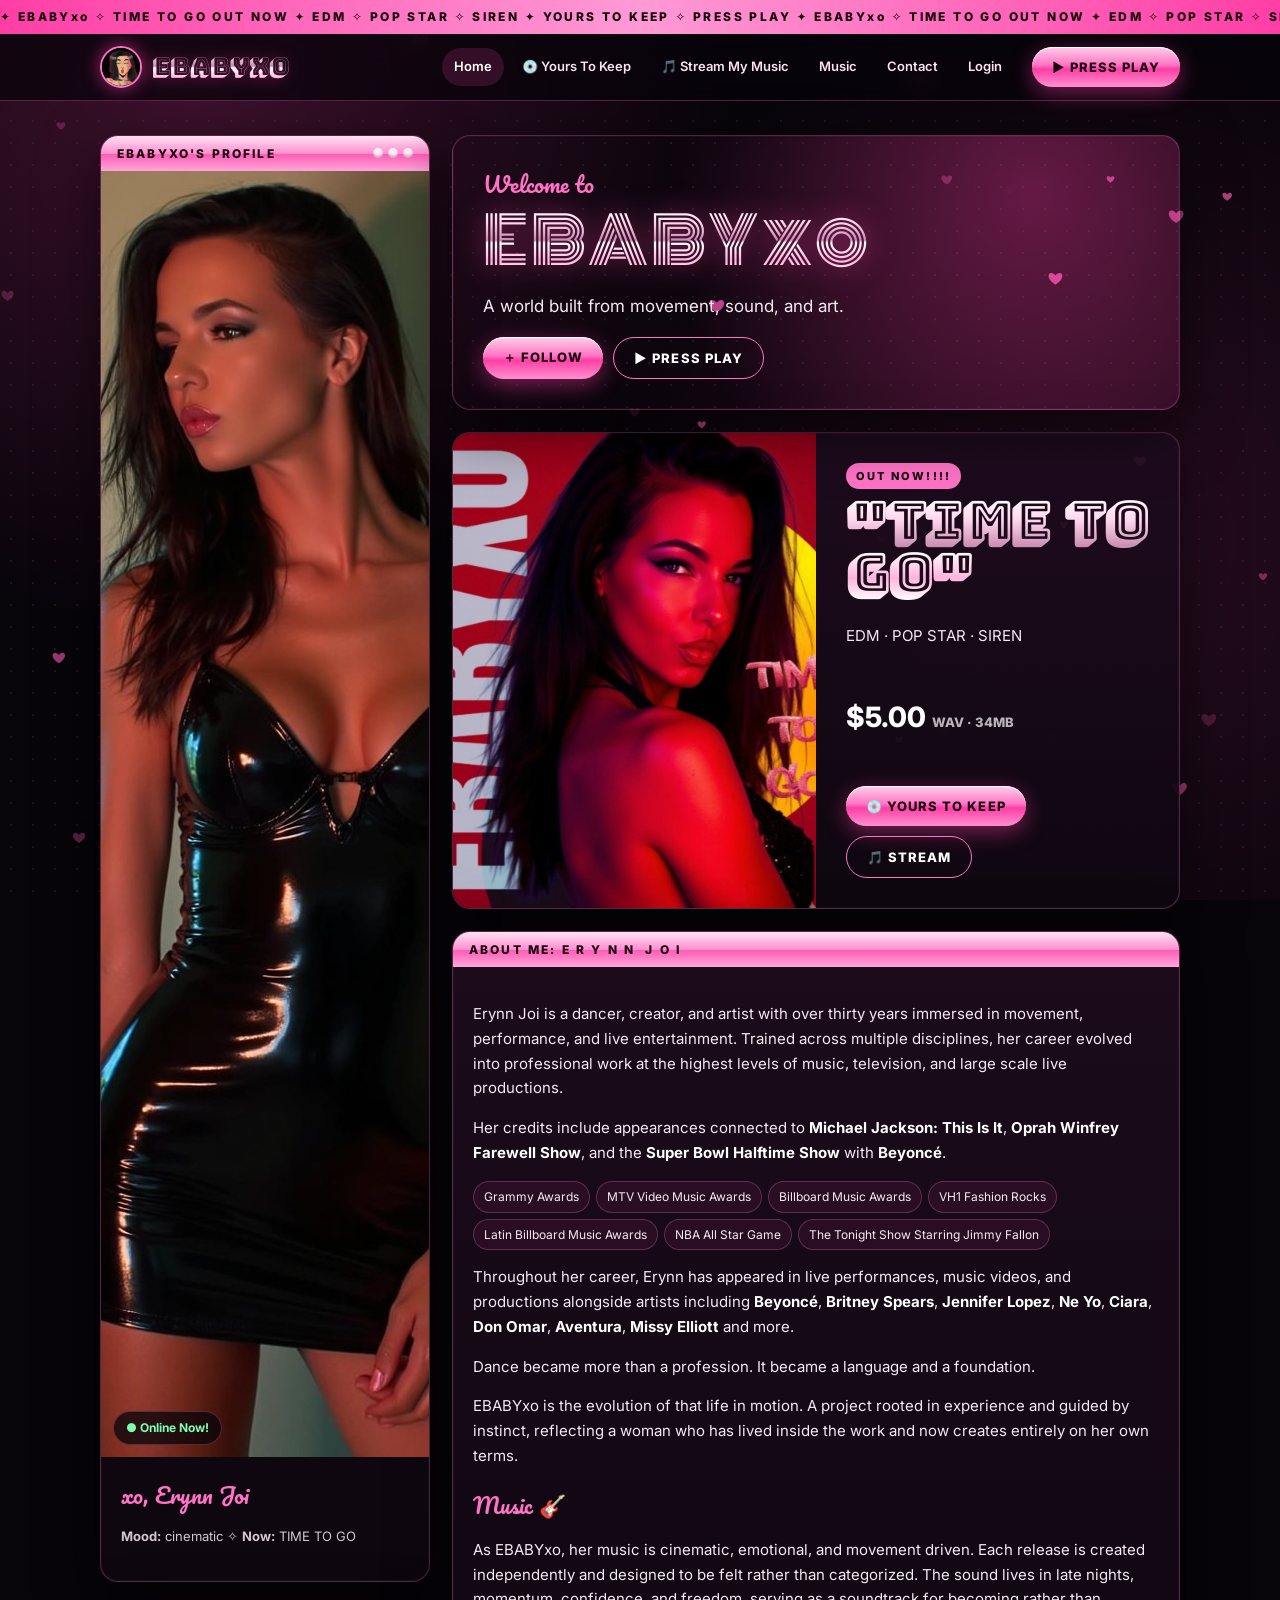
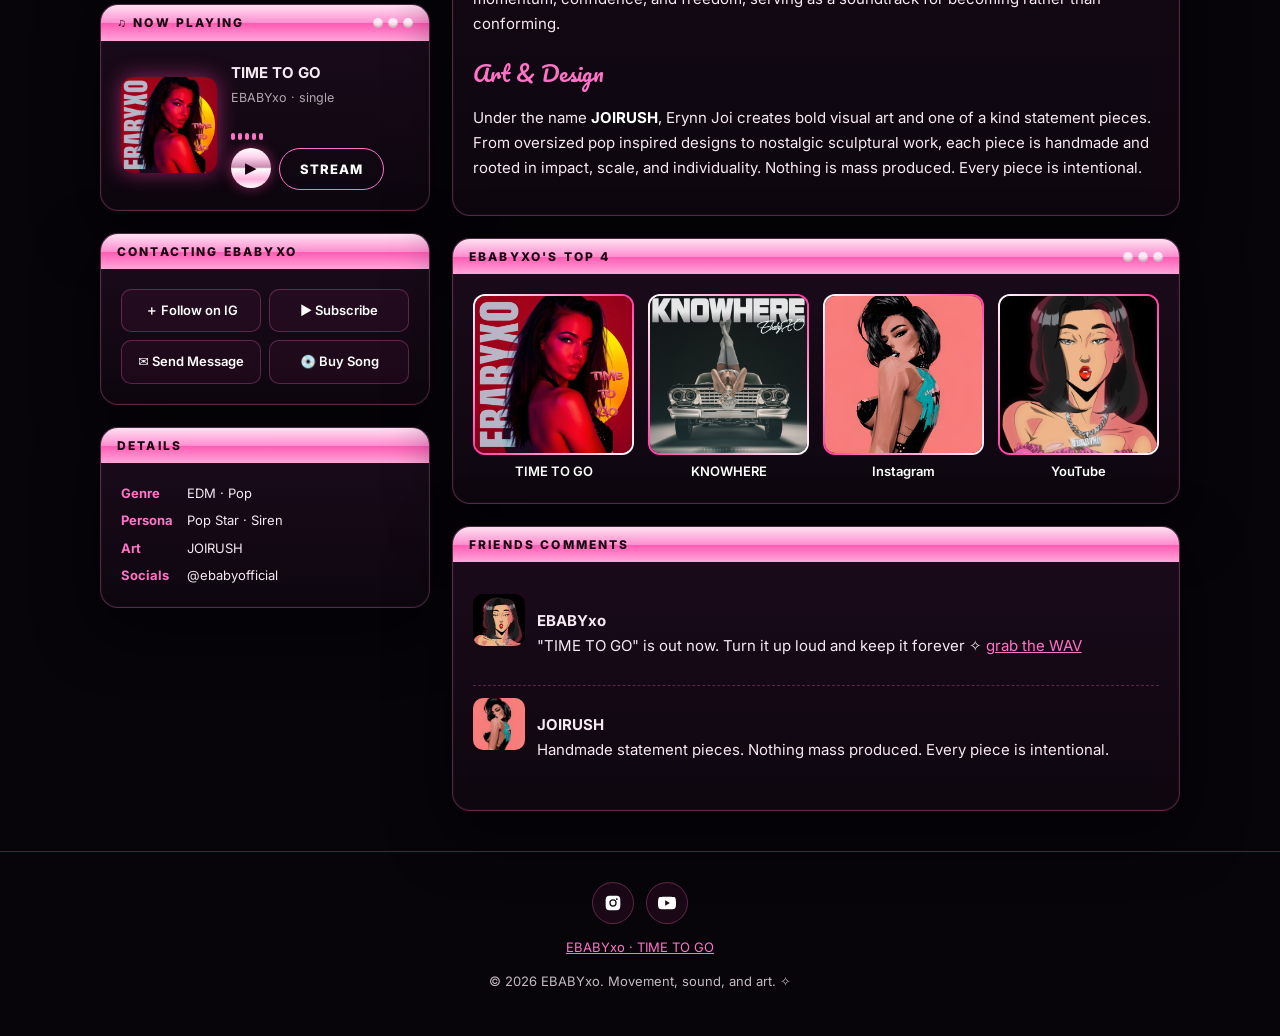
<file: index.html>
<!doctype html><html lang="en"><head><meta charset="utf-8"><meta name="viewport" content="width=device-width,initial-scale=1">
<title>EBABYxo · Erynn Joi</title><meta name="description" content="EBABYxo: a world built from movement, sound, and art. TIME TO GO out now."><meta property="og:title" content="EBABYxo · Erynn Joi"><meta property="og:description" content="EBABYxo: a world built from movement, sound, and art. TIME TO GO out now."><meta property="og:image" content="assets/img/time-to-go-cover.jpg">
<meta name="theme-color" content="#07040a"><link rel="icon" href="assets/img/logo-avatar.png"><link rel="preconnect" href="https://fonts.googleapis.com"><link rel="preconnect" href="https://fonts.gstatic.com" crossorigin><link rel="stylesheet" href="assets/css/style.css"></head>
<body><a class="skip" href="#main">Skip to content</a><canvas id="sparkles" aria-hidden="true"></canvas>
<div class="ticker" aria-hidden="true"><span>✦ EBABYxo ✧ TIME TO GO OUT NOW ✦ EDM ✧ POP STAR ✧ SIREN ✦ YOURS TO KEEP ✧ PRESS PLAY ✦ EBABYxo ✧ TIME TO GO OUT NOW ✦ EDM ✧ POP STAR ✧ SIREN ✦ YOURS TO KEEP ✧ PRESS PLAY ✦ EBABYxo ✧ TIME TO GO OUT NOW ✦ EDM ✧ POP STAR ✧ SIREN ✦ YOURS TO KEEP ✧ PRESS PLAY ✦ EBABYxo ✧ TIME TO GO OUT NOW ✦ EDM ✧ POP STAR ✧ SIREN ✦ YOURS TO KEEP ✧ PRESS PLAY ✦ EBABYxo ✧ TIME TO GO OUT NOW ✦ EDM ✧ POP STAR ✧ SIREN ✦ YOURS TO KEEP ✧ PRESS PLAY ✦ EBABYxo ✧ TIME TO GO OUT NOW ✦ EDM ✧ POP STAR ✧ SIREN ✦ YOURS TO KEEP ✧ PRESS PLAY ✦ EBABYxo ✧ TIME TO GO OUT NOW ✦ EDM ✧ POP STAR ✧ SIREN ✦ YOURS TO KEEP ✧ PRESS PLAY ✦ EBABYxo ✧ TIME TO GO OUT NOW ✦ EDM ✧ POP STAR ✧ SIREN ✦ YOURS TO KEEP ✧ PRESS PLAY </span></div>
<header class="top"><nav class="nav" aria-label="Main"><a class="brand" href="index.html"><img src="assets/img/logo-avatar.png" alt="" width="42" height="42"><span class="logo">EBABYxo</span></a>
<button class="menu-btn" aria-expanded="false" aria-label="Open menu">☰</button><div class="links"><a href="index.html" aria-current="page">Home</a><a href="https://ebabyxo.com/b/ebYSk" target="_blank" rel="noopener">💿 Yours To Keep</a><a href="https://hypeddit.com/ebabyxo/timetogo" target="_blank" rel="noopener">🎵 Stream My Music</a><a href="music.html">Music</a><a href="contact.html">Contact</a><a href="https://payhip.com/EBABYxomusic/users/login" target="_blank" rel="noopener">Login</a></div><a class="btn" href="music.html">▶ Press Play</a></nav></header>
<main id="main" class="wrap"><div class="profile"><aside class="side"><section class="win"><div class="bar">EBABYxo's Profile<span class="dots"><i></i><i></i><i></i></span></div>
<div class="photo"><img src="assets/img/erynn-joi.jpg" alt="Erynn Joi in a black glossy dress" width="1000" height="1286"><span class="badge"><span class="online">● Online Now!</span></span></div>
<div class="pad"><p class="tag">xo, Erynn Joi</p><p class="mood"><b>Mood:</b> cinematic ✧ <b>Now:</b> TIME TO GO</p></div></section>
<section class="win" aria-labelledby="np"><div class="bar" id="np">♫ Now Playing<span class="dots"><i></i><i></i><i></i></span></div><div class="pad player">
<img src="assets/img/time-to-go-cover.jpg" alt="TIME TO GO cover art" width="96" height="96" loading="lazy"><div class="track"><b>TIME TO GO</b><small>EBABYxo · single</small>
<div class="eq" aria-hidden="true"><i></i><i></i><i></i><i></i><i></i></div><div class="controls"><button class="pbtn" id="play" aria-label="Play visualizer" aria-pressed="false">▶</button>
<a class="btn ghost" href="https://hypeddit.com/ebabyxo/timetogo" target="_blank" rel="noopener">Stream</a></div></div></div></section>
<section class="win"><div class="bar">Contacting EBABYxo</div><div class="pad contact-grid">
<a href="https://instagram.com/ebabyofficial/" target="_blank" rel="noopener">＋ Follow on IG</a><a href="https://youtube.com/@EBABYxo" target="_blank" rel="noopener">▶ Subscribe</a>
<a href="contact.html">✉ Send Message</a><a href="https://ebabyxo.com/b/ebYSk" target="_blank" rel="noopener">💿 Buy Song</a></div></section>
<section class="win details"><div class="bar">Details</div><div class="pad"><dl><dt>Genre</dt><dd>EDM · Pop</dd><dt>Persona</dt><dd>Pop Star · Siren</dd><dt>Art</dt><dd>JOIRUSH</dd><dt>Socials</dt><dd>@ebabyofficial</dd></dl></div></section></aside><div class="main">
<section class="win hero"><p class="tag">Welcome to</p><h1 class="name">EBABYxo</h1><p class="lead">A world built from movement, sound, and art.</p>
<div class="cta"><a class="btn" href="https://instagram.com/ebabyofficial/" target="_blank" rel="noopener">＋ Follow</a><a class="btn ghost" href="music.html">▶ Press Play</a></div></section>
<section class="win" aria-labelledby="ttg"><div class="release"><img src="assets/img/time-to-go-cover.jpg" alt="EBABYxo TIME TO GO single cover" loading="lazy" width="1200" height="1200">
<div class="info"><span class="chip blink">OUT NOW!!!!</span><h2 class="big" id="ttg">"TIME TO GO"</h2><p>EDM · POP STAR · SIREN</p><p class="price">$5.00 <small style="font-size:13px;opacity:.7">WAV · 34MB</small></p>
<div class="cta"><a class="btn" href="https://ebabyxo.com/b/ebYSk" target="_blank" rel="noopener">💿 Yours To Keep</a><a class="btn ghost" href="https://hypeddit.com/ebabyxo/timetogo" target="_blank" rel="noopener">🎵 Stream</a></div></div></div></section>
<section class="win blurb"><div class="bar">About Me: E R Y N N &nbsp;J O I</div><div class="pad">
<p>Erynn Joi is a dancer, creator, and artist with over thirty years immersed in movement, performance, and live entertainment. Trained across multiple disciplines, her career evolved into professional work at the highest levels of music, television, and large scale live productions.</p>
<p>Her credits include appearances connected to <strong>Michael Jackson: This Is It</strong>, <strong>Oprah Winfrey Farewell Show</strong>, and the <strong>Super Bowl Halftime Show</strong> with <strong>Beyoncé</strong>.</p>
<div class="creds" aria-label="Television and award show credits"><span>Grammy Awards</span><span>MTV Video Music Awards</span><span>Billboard Music Awards</span><span>VH1 Fashion Rocks</span><span>Latin Billboard Music Awards</span><span>NBA All Star Game</span><span>The Tonight Show Starring Jimmy Fallon</span></div>
<p>Throughout her career, Erynn has appeared in live performances, music videos, and productions alongside artists including <strong>Beyoncé</strong>, <strong>Britney Spears</strong>, <strong>Jennifer Lopez</strong>, <strong>Ne Yo</strong>, <strong>Ciara</strong>, <strong>Don Omar</strong>, <strong>Aventura</strong>, <strong>Missy Elliott</strong> and more.</p>
<p>Dance became more than a profession. It became a language and a foundation.</p>
<p>EBABYxo is the evolution of that life in motion. A project rooted in experience and guided by instinct, reflecting a woman who has lived inside the work and now creates entirely on her own terms.</p>
<h3>Music 🎸</h3><p>As EBABYxo, her music is cinematic, emotional, and movement driven. Each release is created independently and designed to be felt rather than categorized. The sound lives in late nights, momentum, confidence, and freedom, serving as a soundtrack for becoming rather than conforming.</p>
<h3>Art &amp; Design</h3><p>Under the name <strong>JOIRUSH</strong>, Erynn Joi creates bold visual art and one of a kind statement pieces. From oversized pop inspired designs to nostalgic sculptural work, each piece is handmade and rooted in impact, scale, and individuality. Nothing is mass produced. Every piece is intentional.</p></div></section>
<section class="win"><div class="bar">EBABYxo's Top 4<span class="dots"><i></i><i></i><i></i></span></div><div class="pad friends">
<a class="friend" href="https://ebabyxo.com/b/ebYSk" target="_blank" rel="noopener"><img src="assets/img/time-to-go-cover.jpg" alt="" loading="lazy"><span>TIME TO GO</span></a>
<a class="friend" href="music.html"><img src="assets/img/knowhere-cover.jpg" alt="" loading="lazy"><span>KNOWHERE</span></a>
<a class="friend" href="https://instagram.com/ebabyofficial/" target="_blank" rel="noopener"><img src="assets/img/ebabyxo-art.jpg" alt="" loading="lazy"><span>Instagram</span></a>
<a class="friend" href="https://youtube.com/@EBABYxo" target="_blank" rel="noopener"><img src="assets/img/logo-avatar.png" alt="" loading="lazy"><span>YouTube</span></a></div></section>
<section class="win comments"><div class="bar">Friends Comments</div><div class="pad">
<div class="c"><img src="assets/img/logo-avatar.png" alt=""><p><b>EBABYxo</b><br>"TIME TO GO" is out now. Turn it up loud and keep it forever ✧ <a href="https://ebabyxo.com/b/ebYSk" target="_blank" rel="noopener">grab the WAV</a></p></div>
<div class="c"><img src="assets/img/ebabyxo-art.jpg" alt=""><p><b>JOIRUSH</b><br>Handmade statement pieces. Nothing mass produced. Every piece is intentional.</p></div></div></section>
</div></div></main>
<footer><div class="soc"><a href="https://instagram.com/ebabyofficial/" target="_blank" rel="noopener" aria-label="Instagram"><svg viewBox="0 0 24 24" aria-hidden="true"><path d="M12 2.2c3.2 0 3.6 0 4.8.1 3.3.1 4.8 1.7 4.9 4.9.1 1.3.1 1.6.1 4.8s0 3.6-.1 4.8c-.1 3.2-1.7 4.8-4.9 4.9-1.3.1-1.6.1-4.8.1s-3.6 0-4.8-.1c-3.3-.1-4.8-1.7-4.9-4.9C2.2 15.6 2.2 15.2 2.2 12s0-3.6.1-4.8C2.4 3.9 3.9 2.4 7.2 2.3 8.4 2.2 8.8 2.2 12 2.2zm0 4.9a4.9 4.9 0 100 9.8 4.9 4.9 0 000-9.8zm0 8.1a3.2 3.2 0 110-6.4 3.2 3.2 0 010 6.4zm5.1-9.4a1.1 1.1 0 100 2.3 1.1 1.1 0 000-2.3z"/></svg></a><a href="https://youtube.com/@EBABYxo" target="_blank" rel="noopener" aria-label="YouTube"><svg viewBox="0 0 24 24" aria-hidden="true"><path d="M23.5 6.2a3 3 0 00-2.1-2.1C19.5 3.6 12 3.6 12 3.6s-7.5 0-9.4.5A3 3 0 00.5 6.2 31 31 0 000 12a31 31 0 00.5 5.8 3 3 0 002.1 2.1c1.9.5 9.4.5 9.4.5s7.5 0 9.4-.5a3 3 0 002.1-2.1A31 31 0 0024 12a31 31 0 00-.5-5.8zM9.6 15.6V8.4l6.2 3.6-6.2 3.6z"/></svg></a></div>
<p><a href="https://ebabyxo.com/b/ebYSk" target="_blank" rel="noopener">EBABYxo · TIME TO GO</a></p><p class="note">© <span data-year></span> EBABYxo. Movement, sound, and art. ✧</p></footer>
<script src="assets/js/main.js?v=3" defer></script></body></html>
</file>
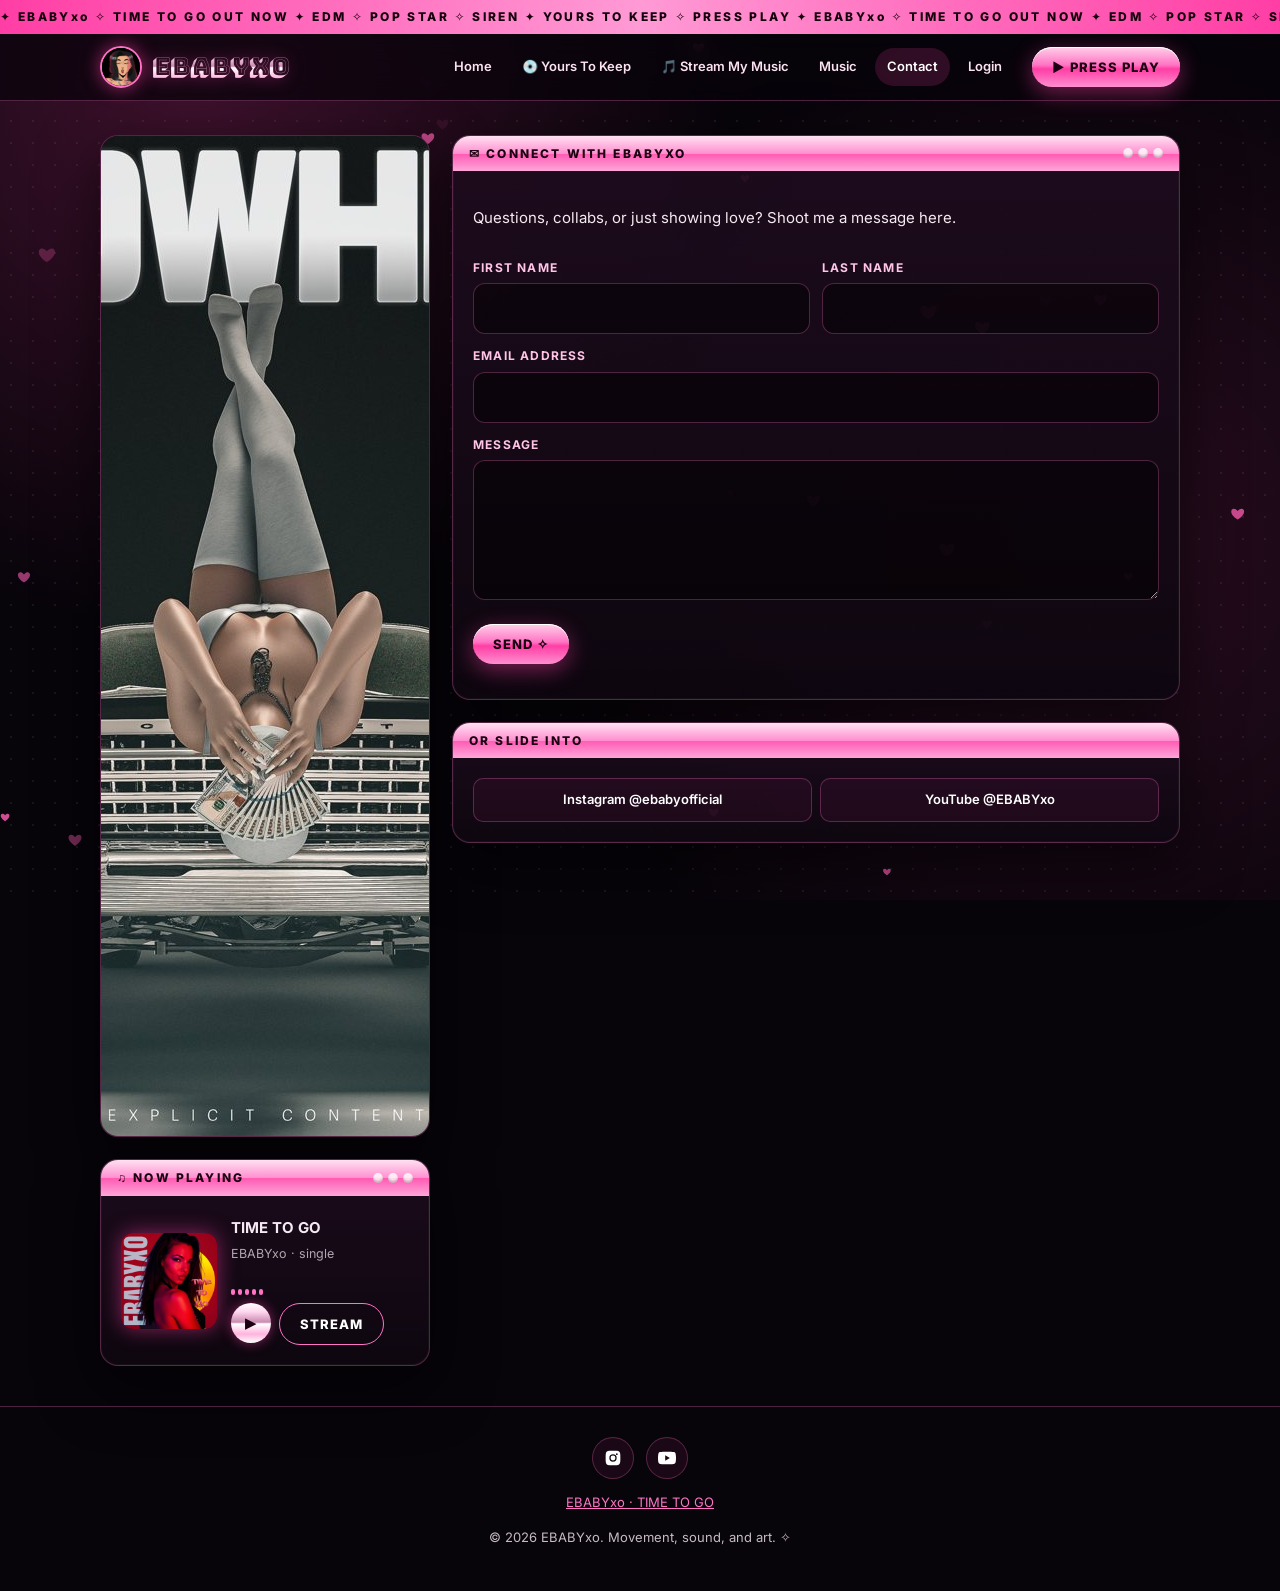
<file: contact.html>
<!doctype html><html lang="en"><head><meta charset="utf-8"><meta name="viewport" content="width=device-width,initial-scale=1">
<title>EBABYxo · Contact</title><meta name="description" content="Questions, collabs, or just showing love? Connect with EBABYxo."><meta property="og:title" content="EBABYxo · Contact"><meta property="og:description" content="Questions, collabs, or just showing love? Connect with EBABYxo."><meta property="og:image" content="assets/img/time-to-go-cover.jpg">
<meta name="theme-color" content="#07040a"><link rel="icon" href="assets/img/logo-avatar.png"><link rel="preconnect" href="https://fonts.googleapis.com"><link rel="preconnect" href="https://fonts.gstatic.com" crossorigin><link rel="stylesheet" href="assets/css/style.css"></head>
<body><a class="skip" href="#main">Skip to content</a><canvas id="sparkles" aria-hidden="true"></canvas>
<div class="ticker" aria-hidden="true"><span>✦ EBABYxo ✧ TIME TO GO OUT NOW ✦ EDM ✧ POP STAR ✧ SIREN ✦ YOURS TO KEEP ✧ PRESS PLAY ✦ EBABYxo ✧ TIME TO GO OUT NOW ✦ EDM ✧ POP STAR ✧ SIREN ✦ YOURS TO KEEP ✧ PRESS PLAY ✦ EBABYxo ✧ TIME TO GO OUT NOW ✦ EDM ✧ POP STAR ✧ SIREN ✦ YOURS TO KEEP ✧ PRESS PLAY ✦ EBABYxo ✧ TIME TO GO OUT NOW ✦ EDM ✧ POP STAR ✧ SIREN ✦ YOURS TO KEEP ✧ PRESS PLAY ✦ EBABYxo ✧ TIME TO GO OUT NOW ✦ EDM ✧ POP STAR ✧ SIREN ✦ YOURS TO KEEP ✧ PRESS PLAY ✦ EBABYxo ✧ TIME TO GO OUT NOW ✦ EDM ✧ POP STAR ✧ SIREN ✦ YOURS TO KEEP ✧ PRESS PLAY ✦ EBABYxo ✧ TIME TO GO OUT NOW ✦ EDM ✧ POP STAR ✧ SIREN ✦ YOURS TO KEEP ✧ PRESS PLAY ✦ EBABYxo ✧ TIME TO GO OUT NOW ✦ EDM ✧ POP STAR ✧ SIREN ✦ YOURS TO KEEP ✧ PRESS PLAY </span></div>
<header class="top"><nav class="nav" aria-label="Main"><a class="brand" href="index.html"><img src="assets/img/logo-avatar.png" alt="" width="42" height="42"><span class="logo">EBABYxo</span></a>
<button class="menu-btn" aria-expanded="false" aria-label="Open menu">☰</button><div class="links"><a href="index.html">Home</a><a href="https://ebabyxo.com/b/ebYSk" target="_blank" rel="noopener">💿 Yours To Keep</a><a href="https://hypeddit.com/ebabyxo/timetogo" target="_blank" rel="noopener">🎵 Stream My Music</a><a href="music.html">Music</a><a href="contact.html" aria-current="page">Contact</a><a href="https://payhip.com/EBABYxomusic/users/login" target="_blank" rel="noopener">Login</a></div><a class="btn" href="music.html">▶ Press Play</a></nav></header>
<main id="main" class="wrap"><div class="profile"><aside class="side"><section class="win"><div class="photo"><img src="assets/img/knowhere-cover.jpg" alt="KNOWHERE cover art by EBABYxo" width="1000" height="1000" style="aspect-ratio:1"></div></section><section class="win" aria-labelledby="np"><div class="bar" id="np">♫ Now Playing<span class="dots"><i></i><i></i><i></i></span></div><div class="pad player">
<img src="assets/img/time-to-go-cover.jpg" alt="TIME TO GO cover art" width="96" height="96" loading="lazy"><div class="track"><b>TIME TO GO</b><small>EBABYxo · single</small>
<div class="eq" aria-hidden="true"><i></i><i></i><i></i><i></i><i></i></div><div class="controls"><button class="pbtn" id="play" aria-label="Play visualizer" aria-pressed="false">▶</button>
<a class="btn ghost" href="https://hypeddit.com/ebabyxo/timetogo" target="_blank" rel="noopener">Stream</a></div></div></div></section></aside>
<div class="main"><section class="win"><div class="bar">✉ Connect With EBABYxo<span class="dots"><i></i><i></i><i></i></span></div><div class="pad">
<p>Questions, collabs, or just showing love? Shoot me a message here.</p>
<form id="contactForm" novalidate><div class="row"><div><label for="fn">First Name</label><input id="fn" name="first_name" autocomplete="given-name" required></div><div><label for="ln">Last Name</label><input id="ln" name="last_name" autocomplete="family-name" required></div></div>
<label for="em">Email Address</label><input id="em" name="email" type="email" autocomplete="email" required><label for="msg">Message</label><textarea id="msg" name="message" required></textarea>
<p style="margin-top:16px"><button class="btn" type="submit">Send ✧</button></p><p id="status" class="note" role="status" aria-live="polite"></p></form></div></section>
<section class="win"><div class="bar">Or Slide Into</div><div class="pad contact-grid"><a href="https://instagram.com/ebabyofficial/" target="_blank" rel="noopener">Instagram @ebabyofficial</a><a href="https://youtube.com/@EBABYxo" target="_blank" rel="noopener">YouTube @EBABYxo</a></div></section></div></div></main>
<footer><div class="soc"><a href="https://instagram.com/ebabyofficial/" target="_blank" rel="noopener" aria-label="Instagram"><svg viewBox="0 0 24 24" aria-hidden="true"><path d="M12 2.2c3.2 0 3.6 0 4.8.1 3.3.1 4.8 1.7 4.9 4.9.1 1.3.1 1.6.1 4.8s0 3.6-.1 4.8c-.1 3.2-1.7 4.8-4.9 4.9-1.3.1-1.6.1-4.8.1s-3.6 0-4.8-.1c-3.3-.1-4.8-1.7-4.9-4.9C2.2 15.6 2.2 15.2 2.2 12s0-3.6.1-4.8C2.4 3.9 3.9 2.4 7.2 2.3 8.4 2.2 8.8 2.2 12 2.2zm0 4.9a4.9 4.9 0 100 9.8 4.9 4.9 0 000-9.8zm0 8.1a3.2 3.2 0 110-6.4 3.2 3.2 0 010 6.4zm5.1-9.4a1.1 1.1 0 100 2.3 1.1 1.1 0 000-2.3z"/></svg></a><a href="https://youtube.com/@EBABYxo" target="_blank" rel="noopener" aria-label="YouTube"><svg viewBox="0 0 24 24" aria-hidden="true"><path d="M23.5 6.2a3 3 0 00-2.1-2.1C19.5 3.6 12 3.6 12 3.6s-7.5 0-9.4.5A3 3 0 00.5 6.2 31 31 0 000 12a31 31 0 00.5 5.8 3 3 0 002.1 2.1c1.9.5 9.4.5 9.4.5s7.5 0 9.4-.5a3 3 0 002.1-2.1A31 31 0 0024 12a31 31 0 00-.5-5.8zM9.6 15.6V8.4l6.2 3.6-6.2 3.6z"/></svg></a></div>
<p><a href="https://ebabyxo.com/b/ebYSk" target="_blank" rel="noopener">EBABYxo · TIME TO GO</a></p><p class="note">© <span data-year></span> EBABYxo. Movement, sound, and art. ✧</p></footer>
<script src="assets/js/main.js?v=3" defer></script></body></html>
</file>
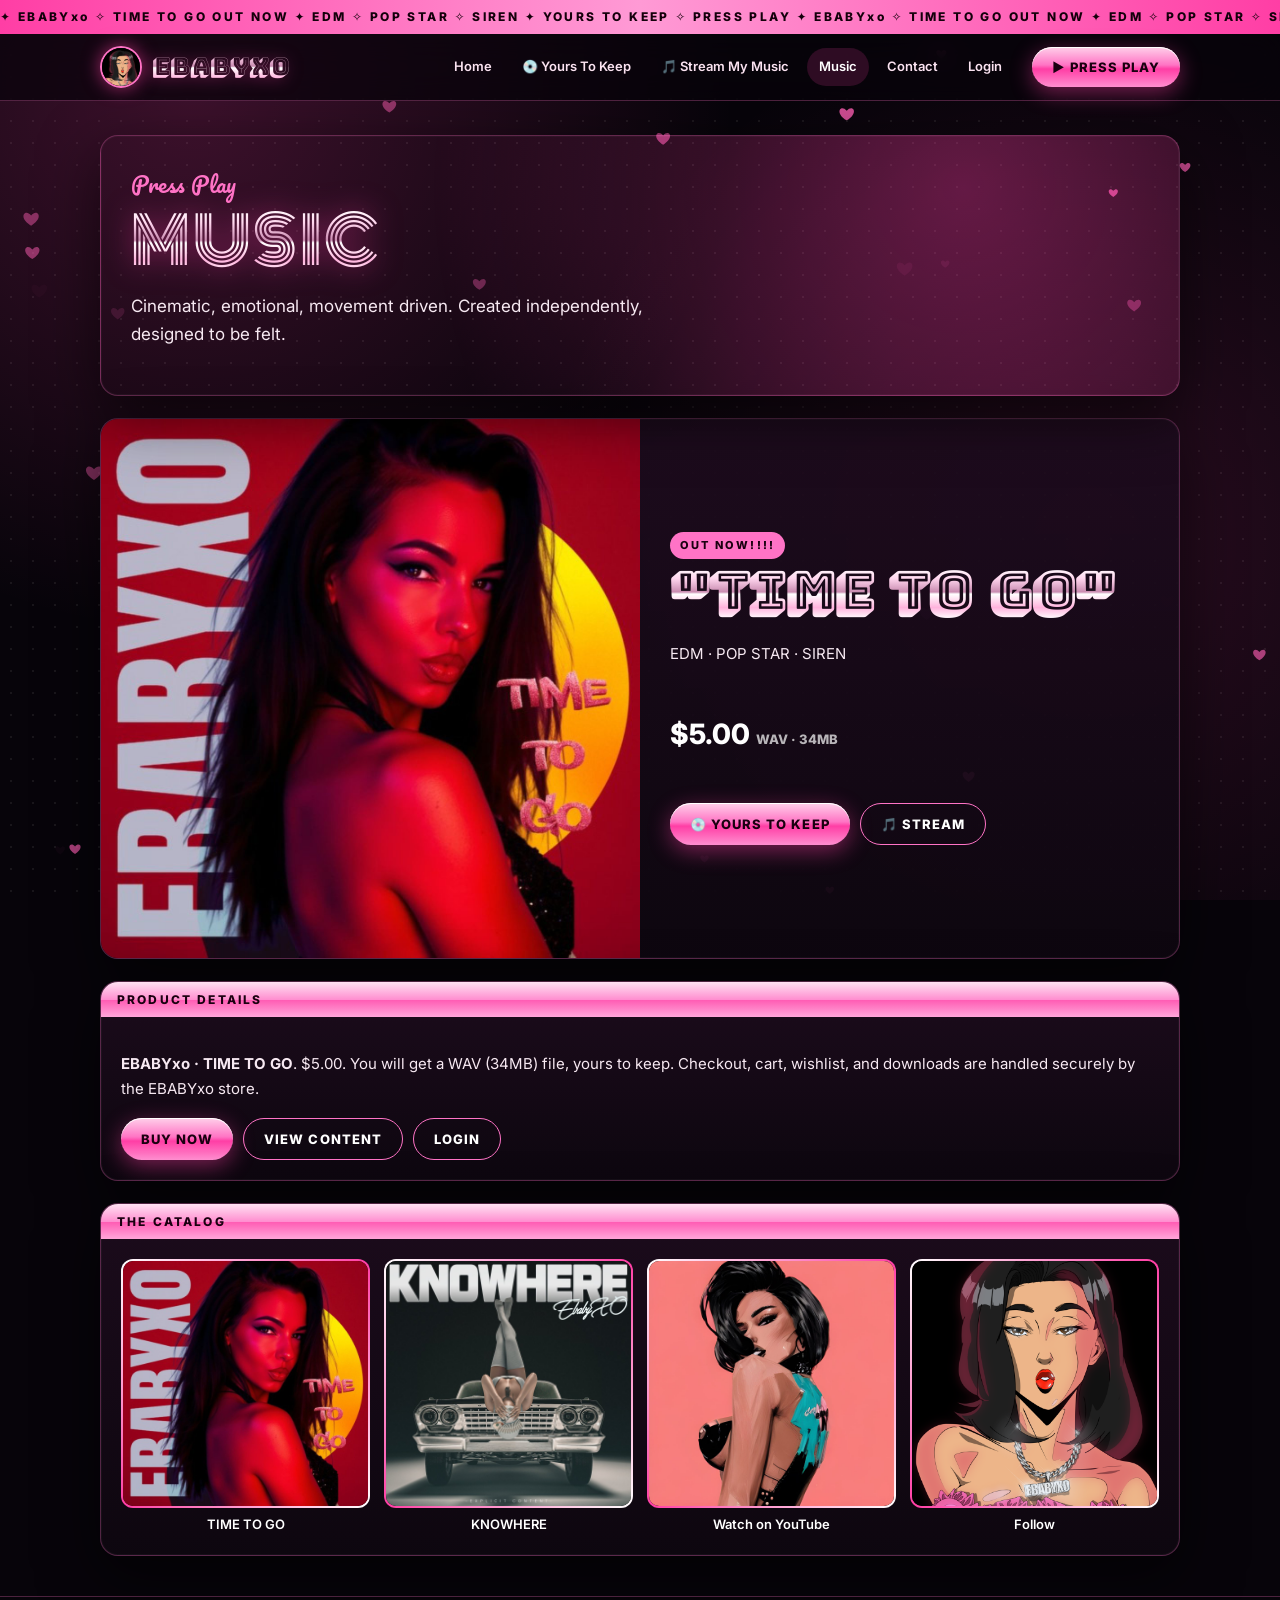
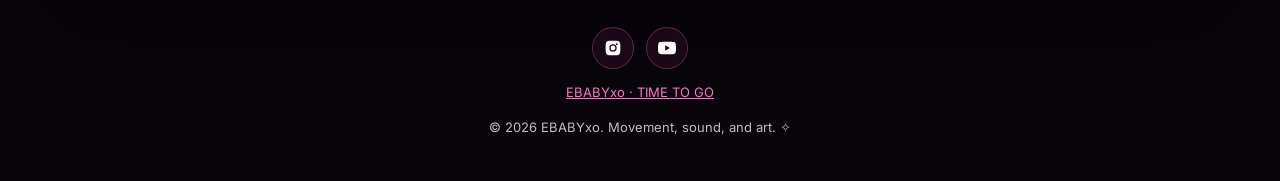
<file: music.html>
<!doctype html><html lang="en"><head><meta charset="utf-8"><meta name="viewport" content="width=device-width,initial-scale=1">
<title>EBABYxo · Music</title><meta name="description" content="Stream or buy TIME TO GO by EBABYxo. WAV download, yours to keep."><meta property="og:title" content="EBABYxo · Music"><meta property="og:description" content="Stream or buy TIME TO GO by EBABYxo. WAV download, yours to keep."><meta property="og:image" content="assets/img/time-to-go-cover.jpg">
<meta name="theme-color" content="#07040a"><link rel="icon" href="assets/img/logo-avatar.png"><link rel="preconnect" href="https://fonts.googleapis.com"><link rel="preconnect" href="https://fonts.gstatic.com" crossorigin><link rel="stylesheet" href="assets/css/style.css"></head>
<body><a class="skip" href="#main">Skip to content</a><canvas id="sparkles" aria-hidden="true"></canvas>
<div class="ticker" aria-hidden="true"><span>✦ EBABYxo ✧ TIME TO GO OUT NOW ✦ EDM ✧ POP STAR ✧ SIREN ✦ YOURS TO KEEP ✧ PRESS PLAY ✦ EBABYxo ✧ TIME TO GO OUT NOW ✦ EDM ✧ POP STAR ✧ SIREN ✦ YOURS TO KEEP ✧ PRESS PLAY ✦ EBABYxo ✧ TIME TO GO OUT NOW ✦ EDM ✧ POP STAR ✧ SIREN ✦ YOURS TO KEEP ✧ PRESS PLAY ✦ EBABYxo ✧ TIME TO GO OUT NOW ✦ EDM ✧ POP STAR ✧ SIREN ✦ YOURS TO KEEP ✧ PRESS PLAY ✦ EBABYxo ✧ TIME TO GO OUT NOW ✦ EDM ✧ POP STAR ✧ SIREN ✦ YOURS TO KEEP ✧ PRESS PLAY ✦ EBABYxo ✧ TIME TO GO OUT NOW ✦ EDM ✧ POP STAR ✧ SIREN ✦ YOURS TO KEEP ✧ PRESS PLAY ✦ EBABYxo ✧ TIME TO GO OUT NOW ✦ EDM ✧ POP STAR ✧ SIREN ✦ YOURS TO KEEP ✧ PRESS PLAY ✦ EBABYxo ✧ TIME TO GO OUT NOW ✦ EDM ✧ POP STAR ✧ SIREN ✦ YOURS TO KEEP ✧ PRESS PLAY </span></div>
<header class="top"><nav class="nav" aria-label="Main"><a class="brand" href="index.html"><img src="assets/img/logo-avatar.png" alt="" width="42" height="42"><span class="logo">EBABYxo</span></a>
<button class="menu-btn" aria-expanded="false" aria-label="Open menu">☰</button><div class="links"><a href="index.html">Home</a><a href="https://ebabyxo.com/b/ebYSk" target="_blank" rel="noopener">💿 Yours To Keep</a><a href="https://hypeddit.com/ebabyxo/timetogo" target="_blank" rel="noopener">🎵 Stream My Music</a><a href="music.html" aria-current="page">Music</a><a href="contact.html">Contact</a><a href="https://payhip.com/EBABYxomusic/users/login" target="_blank" rel="noopener">Login</a></div><a class="btn" href="music.html">▶ Press Play</a></nav></header>
<main id="main" class="wrap"><div style="margin:34px 0;display:flex;flex-direction:column;gap:22px"><section class="win hero"><p class="tag">Press Play</p><h1 class="name">MUSIC</h1><p class="lead">Cinematic, emotional, movement driven. Created independently, designed to be felt.</p></section>
<section class="win" aria-labelledby="ttg"><div class="release"><img src="assets/img/time-to-go-cover.jpg" alt="EBABYxo TIME TO GO single cover" loading="lazy" width="1200" height="1200">
<div class="info"><span class="chip blink">OUT NOW!!!!</span><h2 class="big" id="ttg">"TIME TO GO"</h2><p>EDM · POP STAR · SIREN</p><p class="price">$5.00 <small style="font-size:13px;opacity:.7">WAV · 34MB</small></p>
<div class="cta"><a class="btn" href="https://ebabyxo.com/b/ebYSk" target="_blank" rel="noopener">💿 Yours To Keep</a><a class="btn ghost" href="https://hypeddit.com/ebabyxo/timetogo" target="_blank" rel="noopener">🎵 Stream</a></div></div></div></section>
<section class="win"><div class="bar">Product Details</div><div class="pad"><p><b>EBABYxo · TIME TO GO</b>. $5.00. You will get a WAV (34MB) file, yours to keep. Checkout, cart, wishlist, and downloads are handled securely by the EBABYxo store.</p>
<div class="cta"><a class="btn" href="https://ebabyxo.com/b/ebYSk" target="_blank" rel="noopener">Buy Now</a><a class="btn ghost" href="https://ebabyxo.com/b-account/digital/ebYSk" target="_blank" rel="noopener">View Content</a><a class="btn ghost" href="https://payhip.com/EBABYxomusic/users/login" target="_blank" rel="noopener">Login</a></div></div></section>
<section class="win"><div class="bar">The Catalog</div><div class="pad friends">
<a class="friend" href="https://ebabyxo.com/b/ebYSk" target="_blank" rel="noopener"><img src="assets/img/time-to-go-cover.jpg" alt="" loading="lazy"><span>TIME TO GO</span></a>
<a class="friend" href="https://hypeddit.com/ebabyxo/timetogo" target="_blank" rel="noopener"><img src="assets/img/knowhere-cover.jpg" alt="" loading="lazy"><span>KNOWHERE</span></a>
<a class="friend" href="https://youtube.com/@EBABYxo" target="_blank" rel="noopener"><img src="assets/img/ebabyxo-art.jpg" alt="" loading="lazy"><span>Watch on YouTube</span></a>
<a class="friend" href="https://instagram.com/ebabyofficial/" target="_blank" rel="noopener"><img src="assets/img/logo-avatar.png" alt="" loading="lazy"><span>Follow</span></a></div></section></div></main>
<footer><div class="soc"><a href="https://instagram.com/ebabyofficial/" target="_blank" rel="noopener" aria-label="Instagram"><svg viewBox="0 0 24 24" aria-hidden="true"><path d="M12 2.2c3.2 0 3.6 0 4.8.1 3.3.1 4.8 1.7 4.9 4.9.1 1.3.1 1.6.1 4.8s0 3.6-.1 4.8c-.1 3.2-1.7 4.8-4.9 4.9-1.3.1-1.6.1-4.8.1s-3.6 0-4.8-.1c-3.3-.1-4.8-1.7-4.9-4.9C2.2 15.6 2.2 15.2 2.2 12s0-3.6.1-4.8C2.4 3.9 3.9 2.4 7.2 2.3 8.4 2.2 8.8 2.2 12 2.2zm0 4.9a4.9 4.9 0 100 9.8 4.9 4.9 0 000-9.8zm0 8.1a3.2 3.2 0 110-6.4 3.2 3.2 0 010 6.4zm5.1-9.4a1.1 1.1 0 100 2.3 1.1 1.1 0 000-2.3z"/></svg></a><a href="https://youtube.com/@EBABYxo" target="_blank" rel="noopener" aria-label="YouTube"><svg viewBox="0 0 24 24" aria-hidden="true"><path d="M23.5 6.2a3 3 0 00-2.1-2.1C19.5 3.6 12 3.6 12 3.6s-7.5 0-9.4.5A3 3 0 00.5 6.2 31 31 0 000 12a31 31 0 00.5 5.8 3 3 0 002.1 2.1c1.9.5 9.4.5 9.4.5s7.5 0 9.4-.5a3 3 0 002.1-2.1A31 31 0 0024 12a31 31 0 00-.5-5.8zM9.6 15.6V8.4l6.2 3.6-6.2 3.6z"/></svg></a></div>
<p><a href="https://ebabyxo.com/b/ebYSk" target="_blank" rel="noopener">EBABYxo · TIME TO GO</a></p><p class="note">© <span data-year></span> EBABYxo. Movement, sound, and art. ✧</p></footer>
<script src="assets/js/main.js?v=3" defer></script></body></html>
</file>
<file: assets/css/style.css>
@import url('https://fonts.googleapis.com/css2?family=Bungee+Shade&family=Monoton&family=Inter:wght@400;500;700;800&family=Pacifico&display=swap');
:root{--pink:#ff3ea5;--hot:#ff73c6;--baby:#ffc4e6;--ink:#07040a;--card:#120a14;--line:rgba(255,115,198,.28);--chrome:linear-gradient(180deg,#fff 0%,#ffd6ee 22%,#c98bb0 48%,#fff 52%,#ffb3dd 78%,#fff 100%)}
*{box-sizing:border-box}html{scroll-behavior:smooth}
body{margin:0;background:var(--ink);color:#f7e9f2;font:15px/1.65 Inter,system-ui,sans-serif;overflow-x:hidden;
background-image:radial-gradient(circle at 15% 10%,rgba(255,62,165,.22),transparent 40%),radial-gradient(circle at 85% 60%,rgba(255,62,165,.14),transparent 45%),radial-gradient(rgba(255,255,255,.07) 1px,transparent 1px);background-size:auto,auto,22px 22px;background-attachment:fixed}
a{color:var(--hot)}a:focus-visible,button:focus-visible,input:focus-visible,textarea:focus-visible{outline:2px solid #fff;outline-offset:3px}
img{max-width:100%;display:block}
.skip{position:absolute;left:-999px}.skip:focus{left:12px;top:12px;z-index:99;background:#fff;color:#000;padding:8px 12px;border-radius:8px}
#sparkles{position:fixed;inset:0;pointer-events:none;z-index:0}
.wrap{max-width:1120px;margin:0 auto;padding:0 20px;position:relative;z-index:1}
/* marquee */
.ticker{background:linear-gradient(90deg,#ff3ea5,#ff9ad5,#ff3ea5);color:#14000b;font-weight:800;font-size:12px;letter-spacing:.2em;overflow:hidden;white-space:nowrap;position:relative;z-index:2}
.ticker span{display:inline-block;padding:7px 0;animation:tick 28s linear infinite}
@keyframes tick{from{transform:translateX(0)}to{transform:translateX(-50%)}}
/* header */
header.top{position:sticky;top:0;z-index:20;backdrop-filter:blur(14px);background:rgba(7,4,10,.72);border-bottom:1px solid var(--line)}
.nav{display:flex;align-items:center;gap:18px;padding:12px 20px;max-width:1120px;margin:0 auto}
.brand{display:flex;align-items:center;gap:10px;text-decoration:none}
.brand img{width:42px;height:42px;border-radius:50%;object-fit:cover;object-position:top;border:2px solid var(--hot);box-shadow:0 0 18px rgba(255,62,165,.6)}
.logo{font-family:'Bungee Shade',cursive;font-size:24px;background:var(--chrome);-webkit-background-clip:text;background-clip:text;color:transparent;filter:drop-shadow(0 0 8px rgba(255,62,165,.6))}
.links{display:flex;gap:6px;margin-left:auto;flex-wrap:wrap}
.links a{color:#fbe3f1;text-decoration:none;font-size:13px;font-weight:600;padding:8px 12px;border-radius:999px;transition:.2s}
.links a:hover,.links a[aria-current]{background:rgba(255,62,165,.16);color:#fff}
.btn{display:inline-flex;align-items:center;gap:8px;border:0;cursor:pointer;text-decoration:none;font:800 13px Inter;letter-spacing:.08em;text-transform:uppercase;color:#1a0010;padding:12px 20px;border-radius:999px;
background:linear-gradient(180deg,#ffd0ea 0%,#ff74c4 45%,#ff3ea5 55%,#ff8fd0 100%);box-shadow:inset 0 1px 0 #fff,0 6px 22px rgba(255,62,165,.45);transition:transform .2s,box-shadow .2s}
.btn:hover{transform:translateY(-2px);box-shadow:inset 0 1px 0 #fff,0 10px 30px rgba(255,62,165,.7)}
.btn.ghost{background:transparent;color:#fff;border:1px solid var(--hot);box-shadow:none}
.menu-btn{display:none;margin-left:auto;background:none;border:1px solid var(--line);color:#fff;border-radius:10px;padding:8px 12px;font-size:18px}
/* window card */
.win{background:linear-gradient(180deg,rgba(30,12,30,.92),rgba(14,7,16,.95));border:1px solid var(--line);border-radius:18px;overflow:hidden;box-shadow:0 20px 60px rgba(0,0,0,.6),0 0 0 1px rgba(255,255,255,.03) inset}
.win>h2,.win>h3,.bar{margin:0;padding:10px 16px;font:800 12px Inter;letter-spacing:.18em;text-transform:uppercase;color:#1a0010;background:linear-gradient(180deg,#ffe1f2,#ff8fd0 50%,#ff5bb3 51%,#ffa6da);display:flex;align-items:center;gap:8px}
.bar .dots{margin-left:auto;display:flex;gap:5px}.bar .dots i{width:10px;height:10px;border-radius:50%;background:#fff;opacity:.8;box-shadow:inset 0 -2px 2px rgba(0,0,0,.25)}
.pad{padding:20px}
/* profile */
.profile{display:grid;grid-template-columns:330px 1fr;gap:22px;margin:34px auto}
.side{display:flex;flex-direction:column;gap:22px}
.photo{position:relative}
.photo img{width:100%;aspect-ratio:4/5;object-fit:cover;object-position:top}
.photo .badge{position:absolute;left:12px;bottom:12px;background:rgba(7,4,10,.75);backdrop-filter:blur(6px);border:1px solid var(--line);border-radius:999px;padding:6px 12px;font-size:12px}
.online{color:#7dffb1;font-weight:700}
.name{font-family:'Monoton',cursive;font-weight:400;font-size:clamp(34px,6vw,64px);line-height:1.05;margin:6px 0;background:var(--chrome);-webkit-background-clip:text;background-clip:text;color:transparent;filter:drop-shadow(0 0 14px rgba(255,62,165,.55));letter-spacing:.04em}
.tag{font-family:Pacifico,cursive;color:var(--hot);font-size:22px;margin:0}
.mood{font-size:13px;opacity:.85}
.contact-grid{display:grid;grid-template-columns:1fr 1fr;gap:8px}
.contact-grid a{display:block;text-align:center;padding:10px 6px;border-radius:10px;border:1px solid var(--line);text-decoration:none;color:#fff;font-size:13px;font-weight:600;background:rgba(255,62,165,.06);transition:.2s}
.contact-grid a:hover{background:rgba(255,62,165,.2)}
.details dl{margin:0;display:grid;grid-template-columns:auto 1fr;gap:6px 14px;font-size:13px}.details dt{color:var(--hot);font-weight:700}.details dd{margin:0}
/* player */
.player{display:grid;grid-template-columns:96px 1fr;gap:14px;align-items:center}
.player img{border-radius:12px;box-shadow:0 0 20px rgba(255,62,165,.5)}
.player.spin img{animation:spin 6s linear infinite;border-radius:50%}
@keyframes spin{to{transform:rotate(360deg)}}
.track b{display:block;font-size:15px}.track small{opacity:.7}
.eq{display:flex;gap:3px;height:22px;align-items:flex-end;margin:8px 0}
.eq i{width:4px;background:var(--hot);border-radius:2px;height:30%}
.player.spin .eq i{animation:eq .8s ease-in-out infinite alternate}.eq i:nth-child(2){animation-delay:.2s!important}.eq i:nth-child(3){animation-delay:.4s!important}.eq i:nth-child(4){animation-delay:.1s!important}.eq i:nth-child(5){animation-delay:.3s!important}
@keyframes eq{from{height:20%}to{height:100%}}
.controls{display:flex;gap:8px;flex-wrap:wrap}
.pbtn{width:40px;height:40px;border-radius:50%;border:0;cursor:pointer;background:var(--chrome);color:#1a0010;font-size:15px;box-shadow:0 0 12px rgba(255,62,165,.5)}
/* main */
.main{display:flex;flex-direction:column;gap:22px}
.hero{position:relative;padding:30px;background:radial-gradient(circle at 80% 20%,rgba(255,62,165,.35),transparent 60%)}
.hero p.lead{font-size:17px;max-width:560px}
.cta{display:flex;gap:10px;flex-wrap:wrap;margin-top:16px}
.blurb h3{font-family:Pacifico,cursive;font-weight:400;color:var(--hot);font-size:22px;margin:18px 0 4px}
.blurb h3:first-child{margin-top:0}
.blurb strong{color:#fff}
.creds{display:flex;flex-wrap:wrap;gap:6px;margin:10px 0}.creds span{font-size:12px;padding:5px 10px;border-radius:999px;border:1px solid var(--line);background:rgba(255,62,165,.08)}
/* top friends */
.friends{display:grid;grid-template-columns:repeat(4,1fr);gap:14px}
.friend{text-align:center;text-decoration:none;color:#fff;font-size:13px;font-weight:600}
.friend img{aspect-ratio:1;object-fit:cover;border-radius:12px;border:2px solid transparent;background:linear-gradient(#000,#000) padding-box,linear-gradient(135deg,#fff,#ff3ea5,#fff) border-box;transition:transform .25s}
.friend:hover img{transform:translateY(-4px) rotate(-2deg)}
.friend span{display:block;margin-top:6px}
/* release */
.release{display:grid;grid-template-columns:1fr 1fr;gap:0}
.release img{width:100%;height:100%;object-fit:cover}
.release .info{padding:30px;display:flex;flex-direction:column;justify-content:center;gap:8px}
.big{font-family:'Bungee Shade',cursive;font-size:clamp(30px,5vw,52px);line-height:1;margin:0;background:var(--chrome);-webkit-background-clip:text;background-clip:text;color:transparent}
.price{font:800 28px Inter;color:#fff}
.chip{display:inline-block;font-size:11px;font-weight:800;letter-spacing:.2em;color:#1a0010;background:var(--hot);padding:4px 10px;border-radius:999px;width:max-content}
.blink{animation:blink 1.2s steps(2) infinite}@keyframes blink{50%{opacity:.35}}
.comments .c{display:grid;grid-template-columns:52px 1fr;gap:12px;padding:12px 0;border-bottom:1px dashed var(--line)}.comments .c:last-child{border:0}
.comments img{width:52px;height:52px;border-radius:10px;object-fit:cover;object-position:top}
/* forms */
form .row{display:grid;grid-template-columns:1fr 1fr;gap:12px}
label{display:block;font-size:12px;font-weight:700;letter-spacing:.1em;text-transform:uppercase;color:var(--baby);margin:12px 0 6px}
input,textarea{width:100%;padding:12px 14px;border-radius:12px;border:1px solid var(--line);background:rgba(0,0,0,.45);color:#fff;font:inherit}
textarea{min-height:140px;resize:vertical}
.note{font-size:13px;opacity:.8}.ok{color:#7dffb1;font-weight:700}
footer{margin:40px 0 0;padding:30px 20px;border-top:1px solid var(--line);text-align:center;font-size:13px;position:relative;z-index:1}
footer .soc{display:flex;gap:12px;justify-content:center;margin-bottom:12px}
.soc a{width:42px;height:42px;display:grid;place-items:center;border-radius:50%;border:1px solid var(--line);color:#fff;background:rgba(255,62,165,.08)}
.soc svg{width:18px;height:18px;fill:currentColor}
.sr{position:absolute;width:1px;height:1px;overflow:hidden;clip:rect(0 0 0 0)}
@media (max-width:900px){.profile{grid-template-columns:1fr}.release{grid-template-columns:1fr}.friends{grid-template-columns:repeat(2,1fr)}}
@media (max-width:720px){.menu-btn{display:block}.links{display:none;position:absolute;top:100%;left:0;right:0;flex-direction:column;background:rgba(7,4,10,.97);padding:12px;border-bottom:1px solid var(--line)}.links.open{display:flex}.nav .btn{display:none}form .row{grid-template-columns:1fr}.hero{padding:22px}}
@media (prefers-reduced-motion:reduce){*{animation:none!important;transition:none!important}}
</file>
